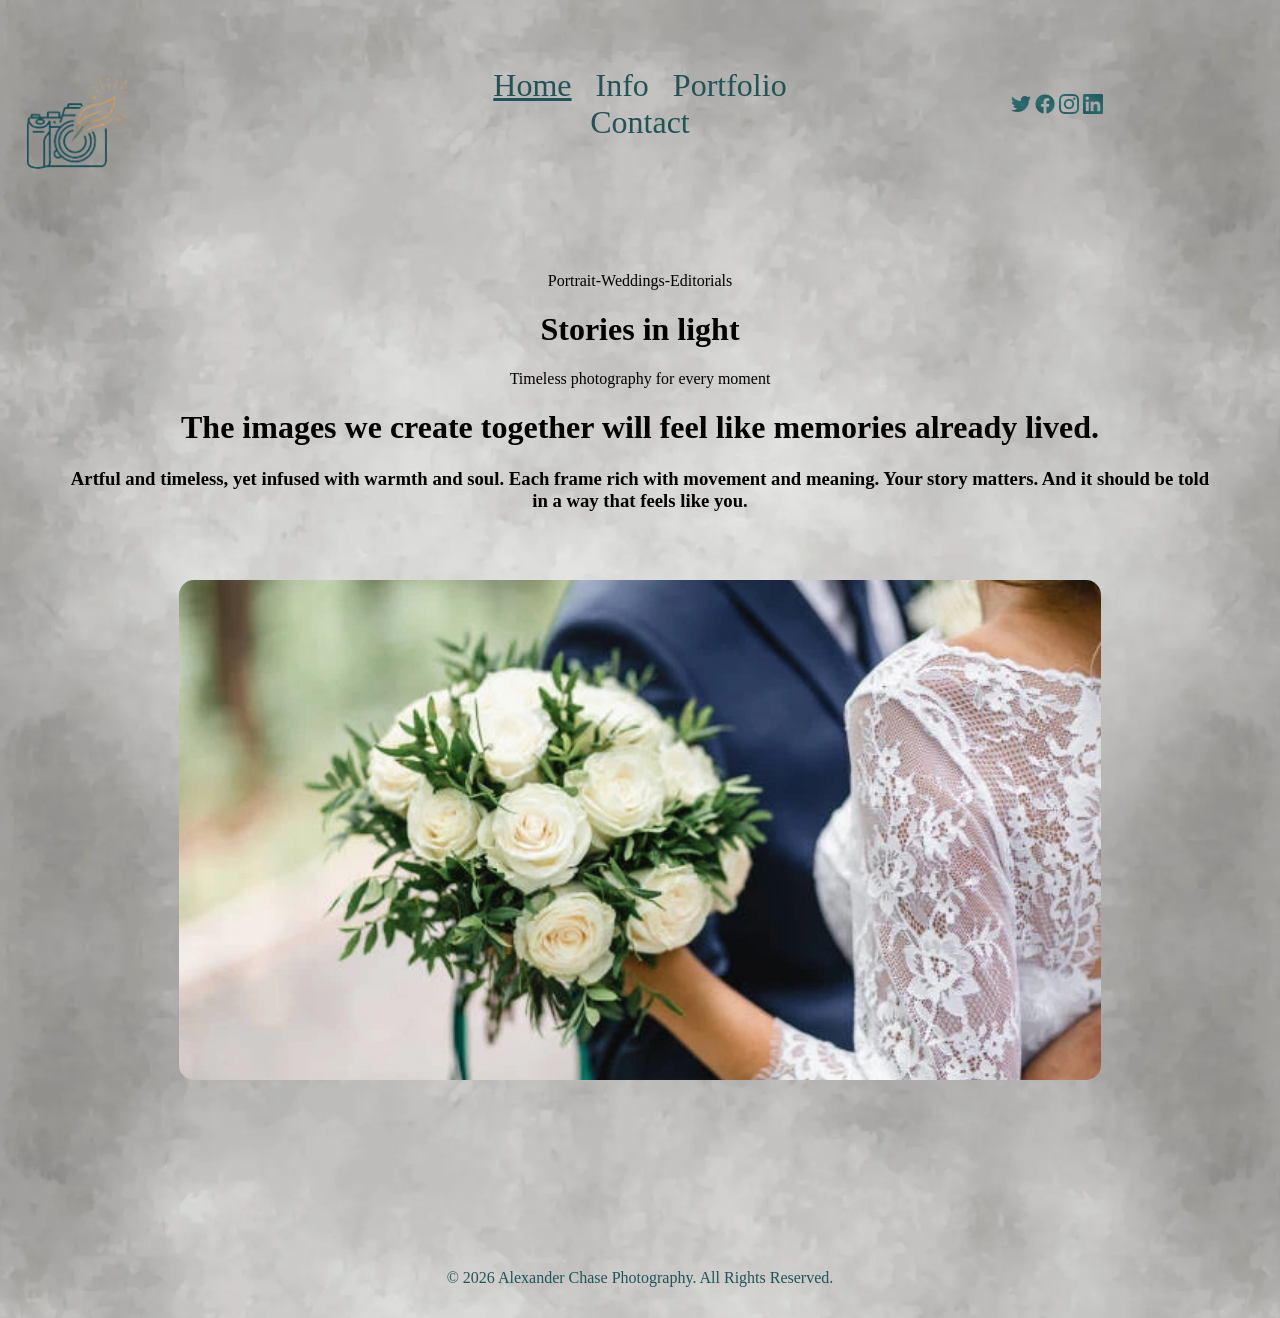
<file: index.html>
<!DOCTYPE html>
<html lang="en">

<head>
    <meta charset="UTF-8">
    <meta name="viewport" content="width=device-width, initial-scale=1.0">
    <title>Homepage</title>
    <link rel="Stylesheet" href="Styles.css">
    <link rel="stylesheet" href="nav.css">
    <link rel="icon" type="image/webp" href="images/fav/favicon.webp">
</head>

<body id="main">
    <header >
        <div>
            <a href="index.html"><img src="images/logo.webp" alt="Page Logo, Camera Showing"></a>
        </div>
        <nav >
            <a class="navigation" href="index.html" id="selectedSite">Home</a>
            <a class="navigation" href="Info.html">Info</a>
            <a class="navigation" href="Portfolio.html">Portfolio</a>
            <a class="navigation" href="Contact.html">Contact</a>
        </nav>
        <nav>
            <a class="twitter-mask" href="https://www.twitter.com"></a>
            <a class="facebook-mask" href="https://www.Facebook.com"></a>
            <a class="instagram-mask" href="https://www.instagram.com"></a>
            <a class="linkedin-mask" href="https://www.linkedin.com"></a>
        </nav>
        
    </header>

    <main> 
        <div class="eyebrow">
                 Portrait-Weddings-Editorials
                </div>
                <h1>Stories in light</h1>
                <p>Timeless photography for every moment</p>
        <h1>The images we create together will feel like memories already lived.</h1>


<h3>Artful and timeless, yet infused with warmth and soul. Each frame rich with movement and meaning.



Your story matters. And it should be told in a way that feels like you.</h3>
 <img id="slide" src="images/header.webp">

    <script>
        let images = [
            "images/slide1.webp",
            "images/slide2.webp",
            "images/slide3.webp",
            "images/slide4.webp",
            "images/header.webp",
            "images/Landscape/Landscape7.webp"
        ];

        let i = 0;

        setInterval(function() {
            i++;

            if (i >= images.length) {
                i = 0;
            }

            document.getElementById("slide").src = images[i];

        }, 3000);
    </script>


                
    </main>
    <footer>
        <P></P>
        <p>&copy; 2026 Alexander Chase Photography. All Rights Reserved.</p>
    </footer>
   
</body>

</html>
</file>
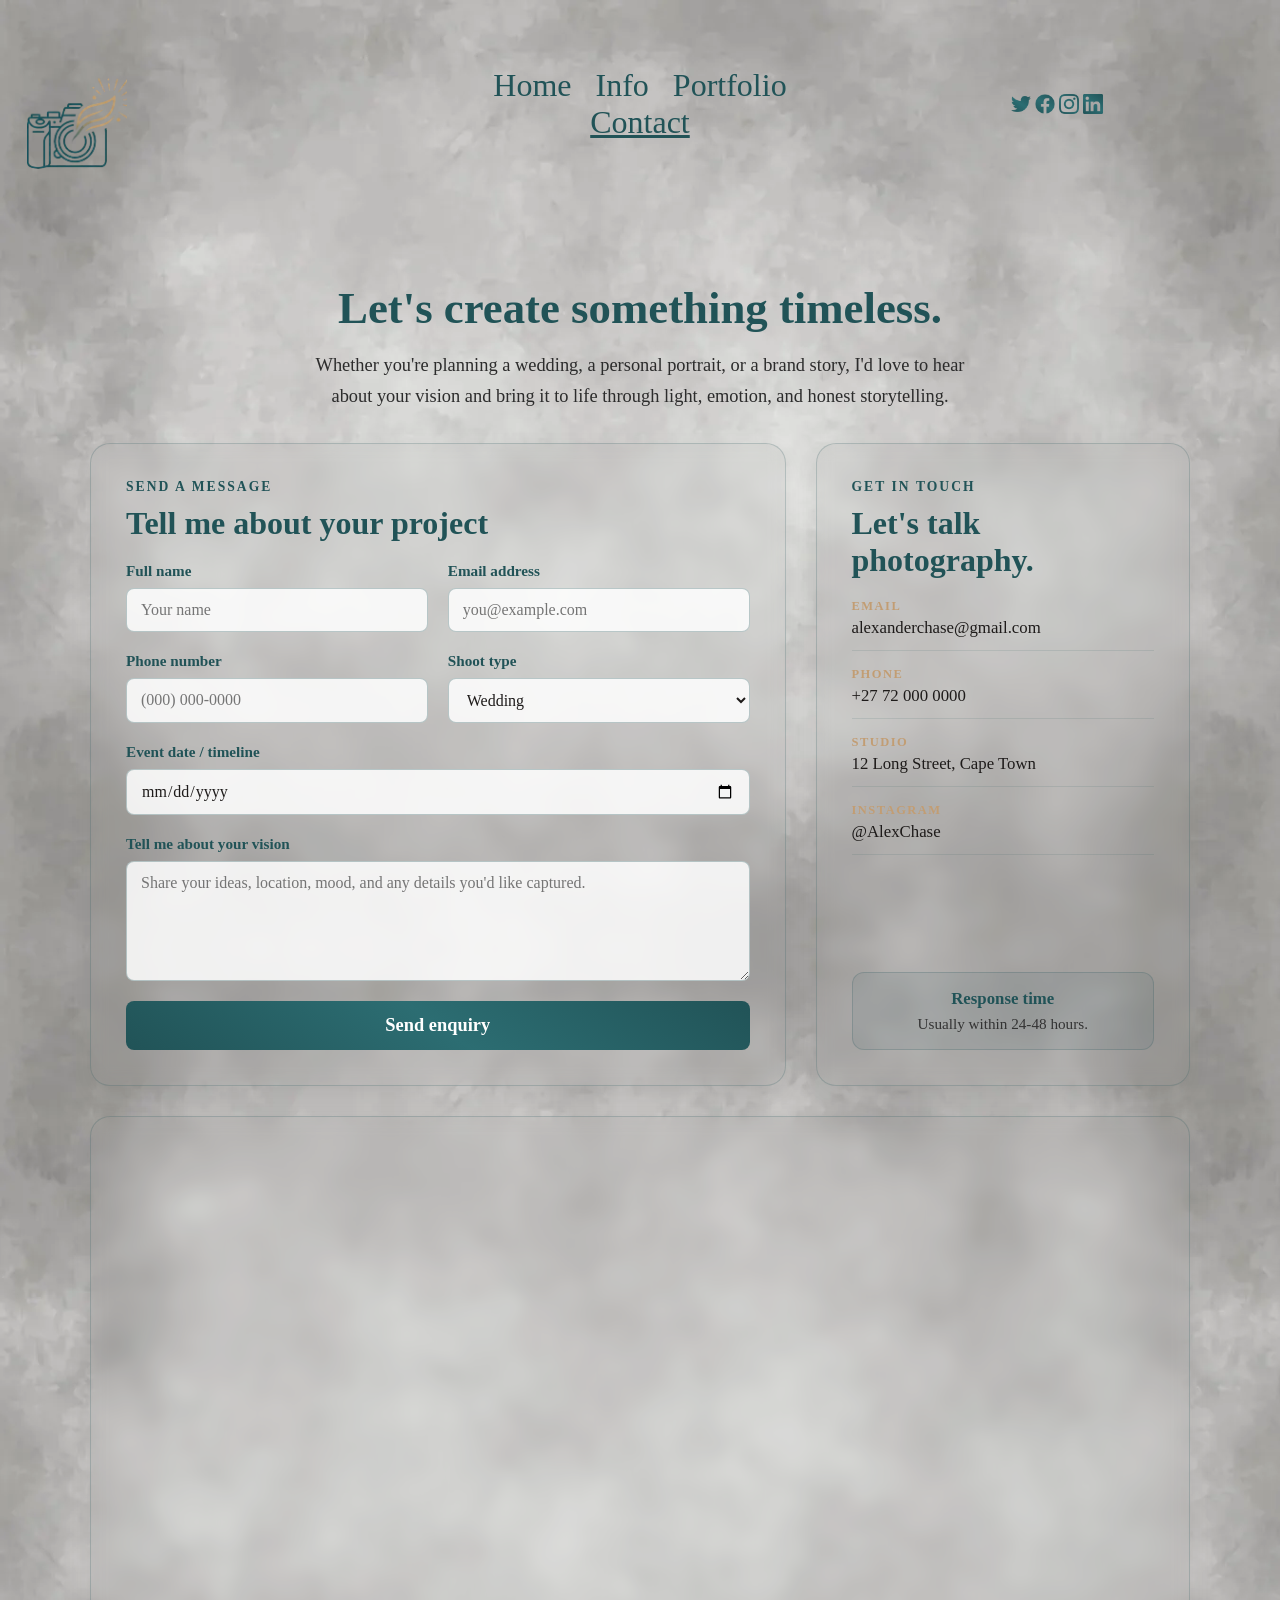
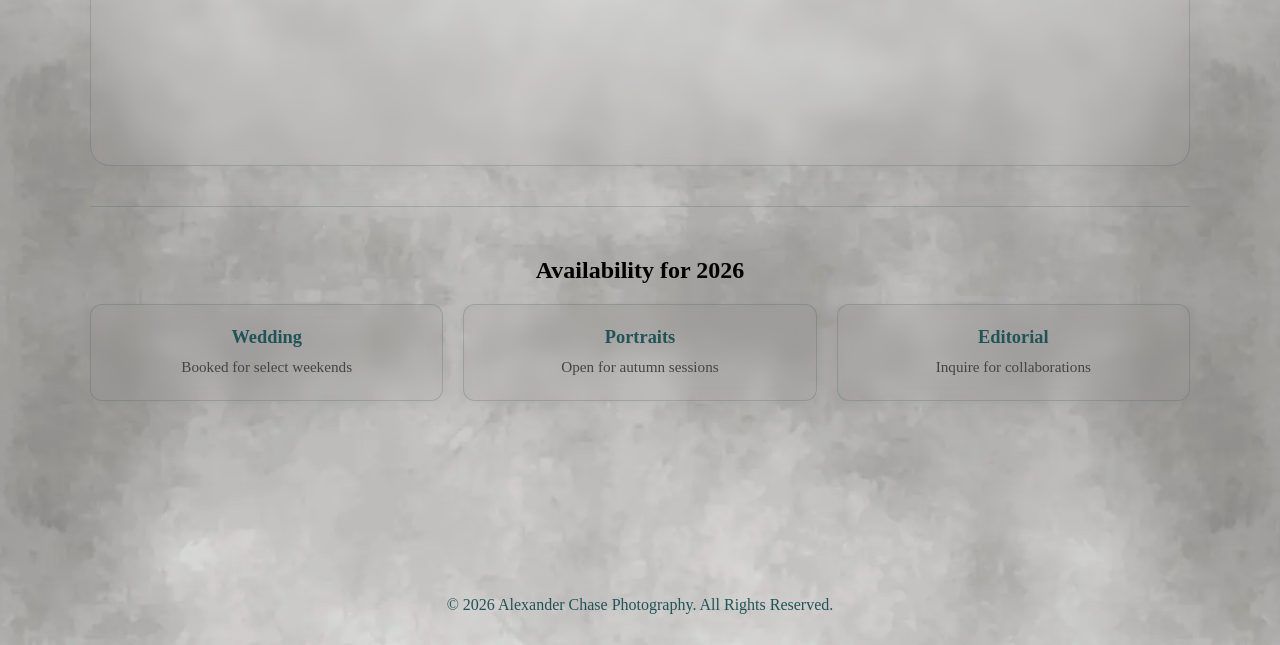
<file: Contact.html>
<!DOCTYPE html>
<html lang="en">

<head>
    <meta charset="UTF-8">
    <meta name="viewport" content="width=device-width, initial-scale=1.0">
    <title>Contact</title>
    <link rel="stylesheet" href="Styles.css">
    <link rel="stylesheet" href="nav.css">
    <link rel="stylesheet" href="Contact.css">
    <link rel="icon" type="image/webp" href="images/fav/favicon.webp">
</head>

<body class="contact-page">
    <header>
        <div>
            <a href="index.html"><img src="images/logo.webp" alt="Page Logo, Camera Showing"></a>
        </div>
        <nav>
            <a class="navigation" href="index.html">Home</a>
            <a class="navigation" href="Info.html">Info</a>
            <a class="navigation" href="Portfolio.html">Portfolio</a>
            <a class="navigation" href="Contact.html" id="selectedSite">Contact</a>
        </nav>
        <nav>
            <a class="twitter-mask" href="https://www.twitter.com"></a>
            <a class="facebook-mask" href="https://www.Facebook.com"></a>
            <a class="instagram-mask" href="https://www.instagram.com"></a>
            <a class="linkedin-mask" href="https://www.linkedin.com"></a>
        </nav>
    </header>

    <main>
        <section class="hero contact-hero">
            <div class="hero-copy">
                <h1>Let's create something timeless.</h1>
                <p class="lead">
                    Whether you're planning a wedding, a personal portrait, or a brand
                    story, I'd love to hear about your vision and bring it to life
                    through light, emotion, and honest storytelling.
                </p>
            </div>
        </section>

        <section class="contact-layout" id="contact">
            <div class="contact-card form-card">
                <p class="section-tag">Send a message</p>
                <h2>Tell me about your project</h2>

                <form class="contact-form">
                    <div class="form-row">
                        <label>
                            Full name
                            <input type="text" name="name" placeholder="Your name"
                                pattern="^[A-Za-zÀ-ÿ]+(?: [A-Za-zÀ-ÿ]+)+$"
                                title="Please enter your first and last name separated by a space." required />
                        </label>
                        <label>
                            Email address
                            <input type="email" name="email" placeholder="you@example.com" required />
                        </label>
                    </div>

                    <div class="form-row">
                        <label>
                            Phone number
                            <input type="tel" name="phone" placeholder="(000) 000-0000"
                                pattern="[0-9]{3}-[0-9]{3}-[0-9]{4}" required />
                        </label>
                        <label>
                            Shoot type
                            <select name="shoot-type" required>
                                <option>Wedding</option>
                                <option>Portrait</option>
                                <option>Editorial</option>
                                <option>Commercial</option>
                                <option>Other</option>
                            </select>
                        </label>
                    </div>

                    <label>
                        Event date / timeline
                        <input type="date" name="date" placeholder="Month / Year" required />
                    </label>

                    <label>
                        Tell me about your vision
                        <textarea name="message" rows="5"
                            placeholder="Share your ideas, location, mood, and any details you'd like captured."></textarea>
                    </label>

                    <button type="submit">
                        Send enquiry
                    </button>
                </form>
            </div>

            <aside class="contact-card info-card">
                <p class="section-tag">Get in touch</p>
                <h2>Let's talk photography.</h2>

                <ul class="contact-list">
                    <li>
                        <span class="label">Email</span>
                        <a href="mailto:alexanderchase@gmail.com">alexanderchase@gmail.com</a>
                    </li>
                    <li>
                        <span class="label">Phone</span>
                        <a href="tel:+27720000000">+27 72 000 0000</a>
                    </li>
                    <li>
                        <span class="label">Studio</span>
                        <span>12 Long Street, Cape Town</span>
                    </li>
                    <li>
                        <span class="label">Instagram</span>
                        <a href="https://www.instagram.com" target="_blank" rel="noopener noreferrer">@AlexChase</a>
                    </li>
                </ul>

                <div class="hours-box">
                    <h3>Response time</h3>
                    <p>Usually within 24-48 hours.</p>
                </div>
            </aside>
        <!--Below be the google maps thing sir wanted using the address you entered-->
        <section class="contact-card map-card">
            <iframe
                src="https://www.google.com/maps/embed?pb=!1m18!1m12!1m3!1d311.58886344250203!2d18.422083634463146!3d-33.91948150829826!2m3!1f0!2f0!3f0!3m2!1i1024!2i768!4f13.1!3m3!1m2!1s0x1dcc676136e4ada5%3A0xc2fc7599e0eb8fa3!2s12%20Long%20St%2C%20Cape%20Town%20City%20Centre%2C%20Cape%20Town%2C%208000!5e1!3m2!1sen!2sza!4v1787165895236!5m2!1sen!2sza"
            width="100%" height="450" allowfullscreen="" loading="lazy"
                referrerpolicy="strict-origin-when-cross-origin"></iframe>
        </section>
        </section>

        <section class="availability">
            <div>
                <h2>Availability for 2026</h2>
            </div>

            <div class="availability-grid">
                <div>
                    <strong>Wedding</strong>
                    <span>Booked for select weekends</span>
                </div>
                <div>
                    <strong>Portraits</strong>
                    <span>Open for autumn sessions</span>
                </div>
                <div>
                    <strong>Editorial</strong>
                    <span>Inquire for collaborations</span>
                </div>
            </div>
        </section>
    </main>

    <footer>
        <p></p>
        <p>&copy; 2026 Alexander Chase Photography. All Rights Reserved.</p>
    </footer>
</body>

</html>
</file>
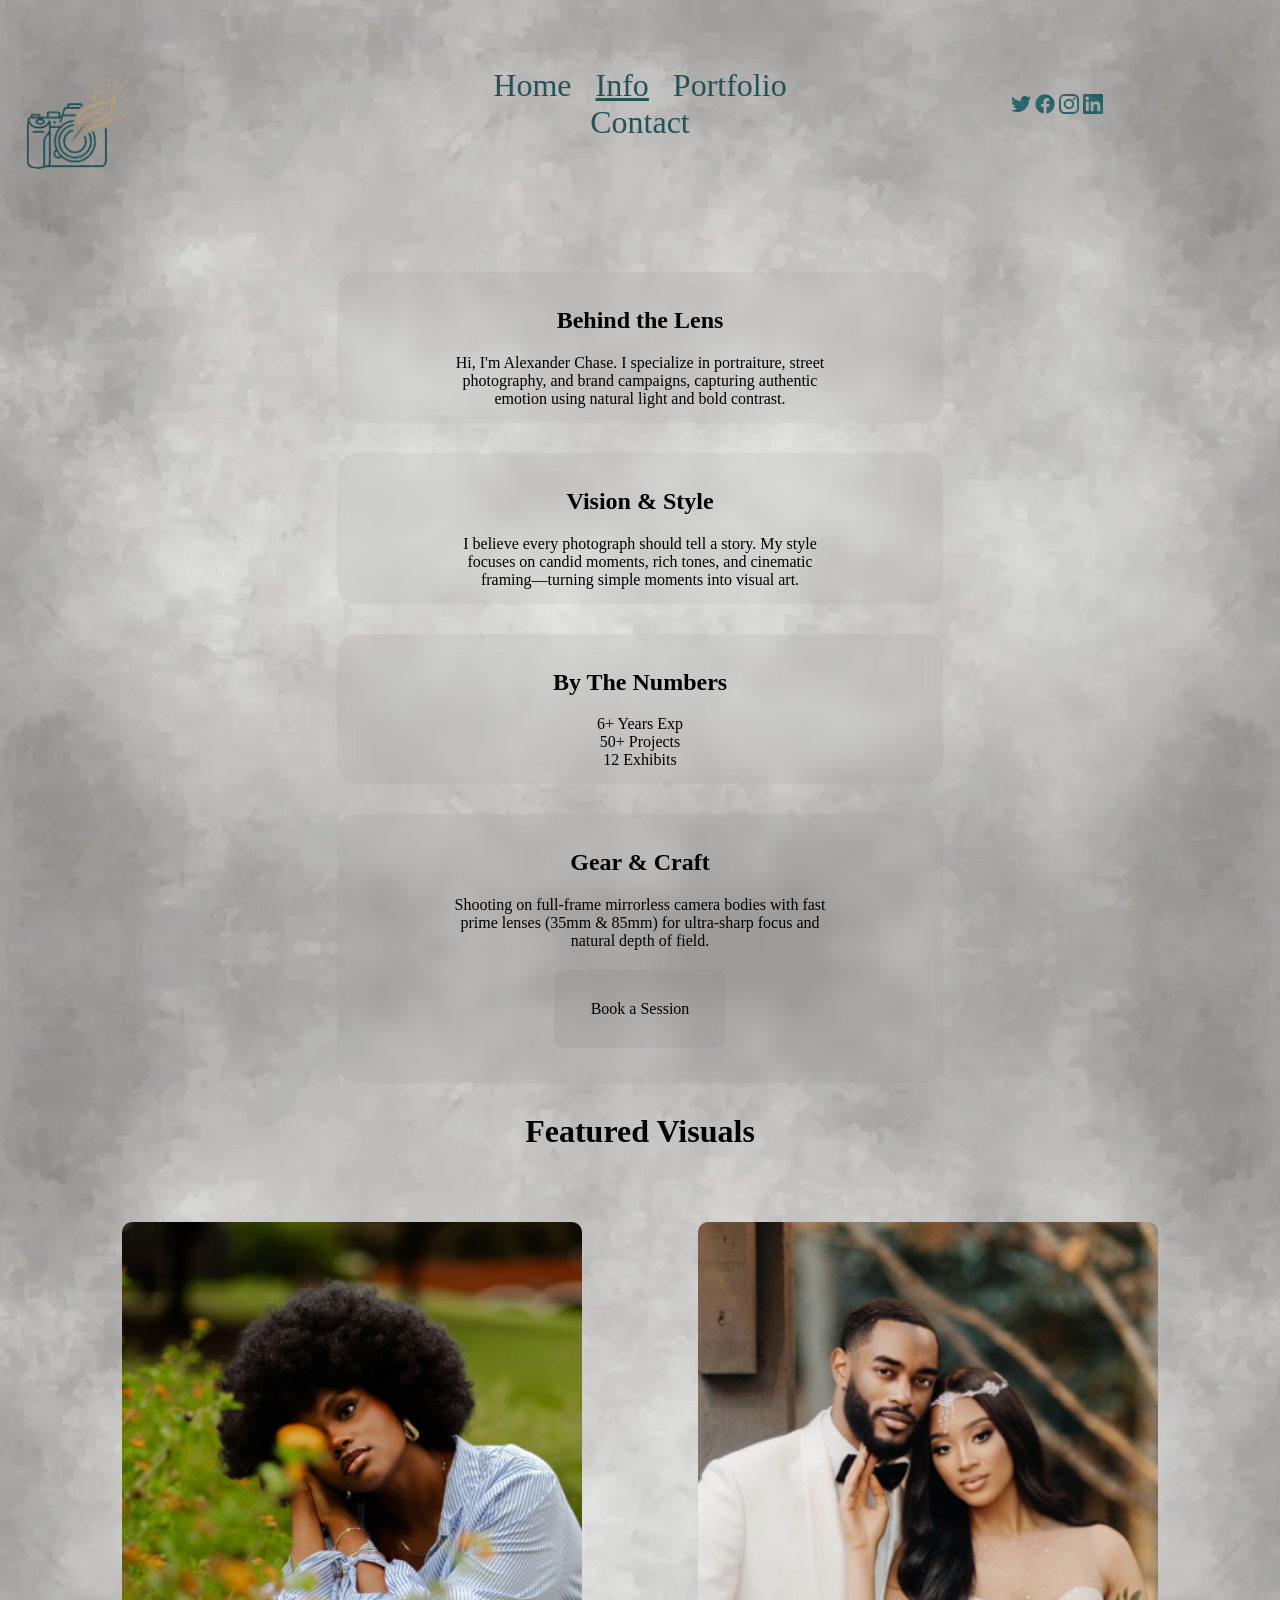
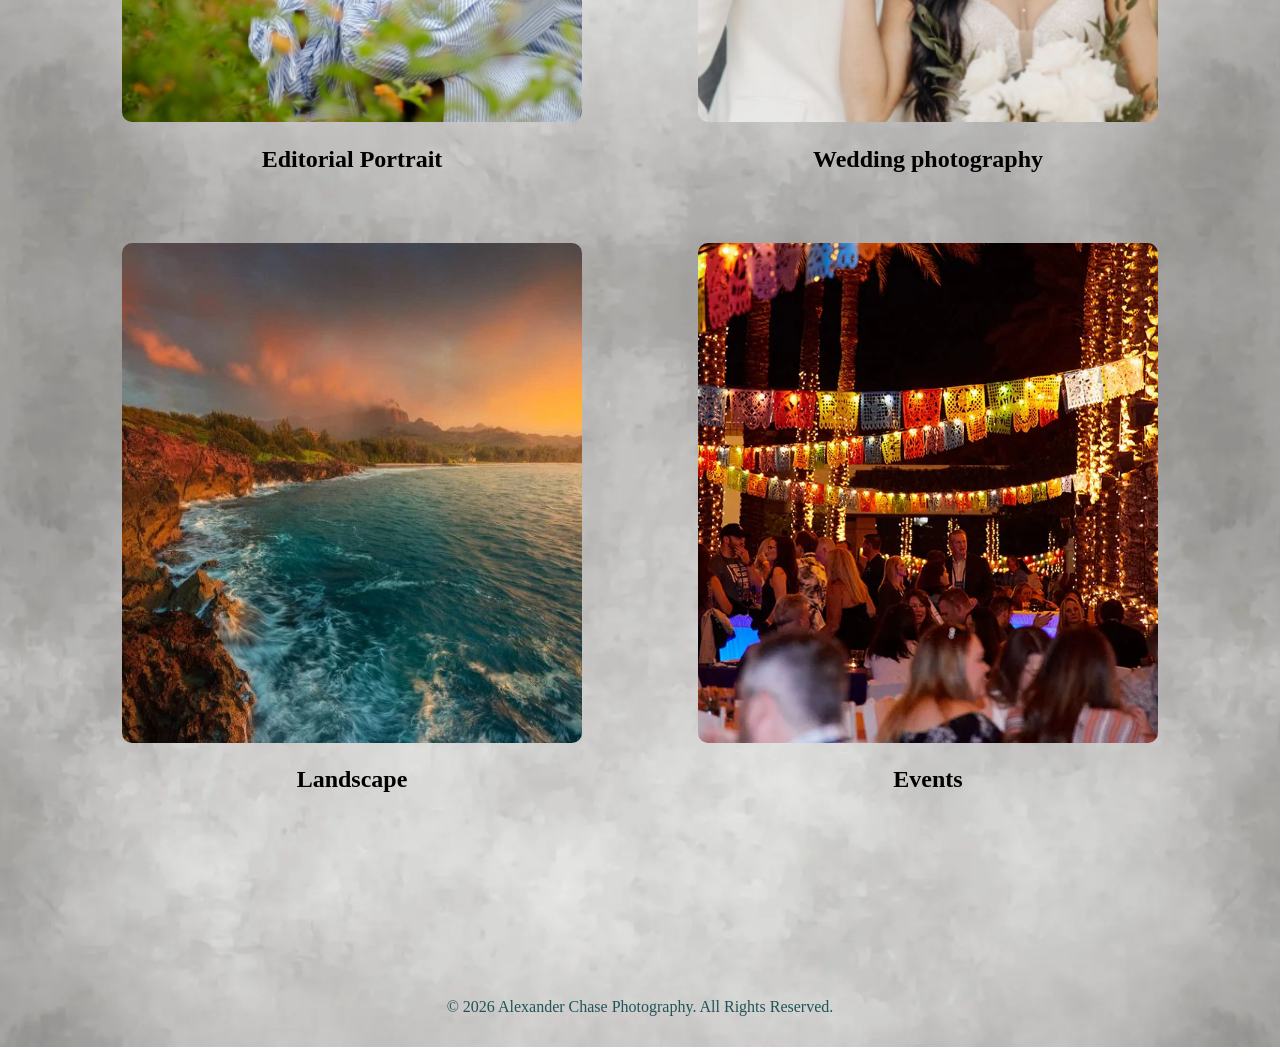
<file: Info.html>
<!DOCTYPE html>
<html lang="en">

<head>
  <meta charset="UTF-8">
  <meta name="viewport" content="width=device-width, initial-scale=1.0">
  <title>Info Page</title>
  <link rel="stylesheet" href="Styles.css">
  <link rel="stylesheet" href="nav.css">
  <link rel="icon" type="image/webp" href="images/fav/favicon.webp">
  <style>
    article {
      margin: auto;
      margin-bottom: 30px;
      padding: 15px;
      width: 50%;
      background-color: rgba(128, 128, 128, 0.096);
      backdrop-filter: blur(8px);
      border-radius: 20px;
    }

    a {
      text-decoration: none;
    }

    .contact-button {
      margin: auto;
      margin-top: 20px;
      margin-bottom: 20px;
      background-color: rgba(128, 128, 128, 0.178);
      color: black;
      border-radius: 10px;
      padding-top: 30px;
      padding-bottom: 30px;
      width: 30%;
      transition: color 0.5s ease,box-shadow 0.5s ease;
    }

    .contact-button:hover {
      color: gray;
      box-shadow: 1px 1px 10px;
      transition: color 0.5s ease,box-shadow 0.5s ease;
    }

    img:hover {
      transform: scale(1.05);
      box-shadow: 20px 20px 20px 15px rgba(0, 0, 0, 0.2);
      transition: all 1s ease;

    }
    
    /* Responsive Design for mobile /smaller screens */
    @media screen and (max-width: 900px) {
     .featured {
      display:block;  /* Stack the images vertically on small screens */
    }
  
  .featured img {
    width: 100%;  
    margin-bottom: 16px; /* Add some space between images */
  }
}


    
  </style>
</head>

<body>

  <header>
    <div>
      <a href="index.html"><img src="images/logo.webp" alt="Page Logo, Camera Showing"></a>
    </div>
    <nav>
      <a class="navigation" href="index.html">Home</a>
      <a class="navigation" href="Info.html" id="selectedSite">Info</a>
      <a class="navigation" href="Portfolio.html">Portfolio</a>
      <a class="navigation" href="Contact.html">Contact</a>
    </nav>
    <nav>
      <a href="https://www.twitter.com" class="twitter-mask"></a>
      <a href="https://www.Facebook.com" class="facebook-mask"></a>
      <a href="https://www.instagram.com" class="instagram-mask"></a>
      <a href="https://www.linkedin.com" class="linkedin-mask"></a>
    </nav>
  </header>

  <!-- MAIN CONTENT -->
  <main>

    <!-- Bio Banner -->
    <article>
      <h1>Behind the Lens</h1>
      <p>Hi, I'm Alexander Chase. I specialize in portraiture, street photography, and brand campaigns,
        capturing
        authentic emotion using natural light and bold contrast.</p>
    </article>
    <!-- Vision -->
    <article>
      <h1>Vision & Style</h1>
      <p>I believe every photograph should tell a story. My style focuses on candid moments, rich tones, and cinematic
        framing—turning simple moments into visual art.</p>
    </article>

    <!-- Stats Grid -->
    <article>
      <h1>By The Numbers</h1>
      <div>
        <div>
          <span>6+</span>
          <span>Years Exp</span>
        </div>
        <div>
          <span>50+</span>
          <span>Projects</span>
        </div>
        <div>
          <span>12</span>
          <span>Exhibits</span>
        </div>
      </div>
    </article>

    <!-- Gear & Contact CTA -->
    <article>
      <h1>Gear & Craft</h1>
      <p>Shooting on full-frame mirrorless camera bodies with fast prime lenses (35mm & 85mm) for ultra-sharp focus
        and natural depth of field.</p>
      <a href="Contact.html">
        <div class="contact-button">
          Book a Session
        </div>
      </a>
    </article>

    <h1>Featured Visuals</h1>
    <!-- 
      =================
      Mini Gallery Grid
      =================
       -->
    <div class="display featured">

      <section>
        <img src="images/Editorial Portrait.webp" alt="Editorial Portrait">
        <h2>Editorial Portrait</h2>
      </section>

      <section>
        <img src="images/wedding.webp" alt="Wedding Photography">
        <h2>Wedding photography</h2>
      </section>

      <section>
        <img src="images/LandscapePic.webp" alt="Brand Campaign" height="250" width="auto">
        <h2>Landscape</h2>
      </section>

      <section>
        <img src="images/EventsPic.webp" alt="Street Photography" height="250">
        <h2>Events</h2>
      </section>

    </div>
  </main>

  <footer>
    <p></p>
    <p>&copy; 2026 Alexander Chase Photography. All Rights Reserved.</p>
  </footer>

</body>

</html>
</file>
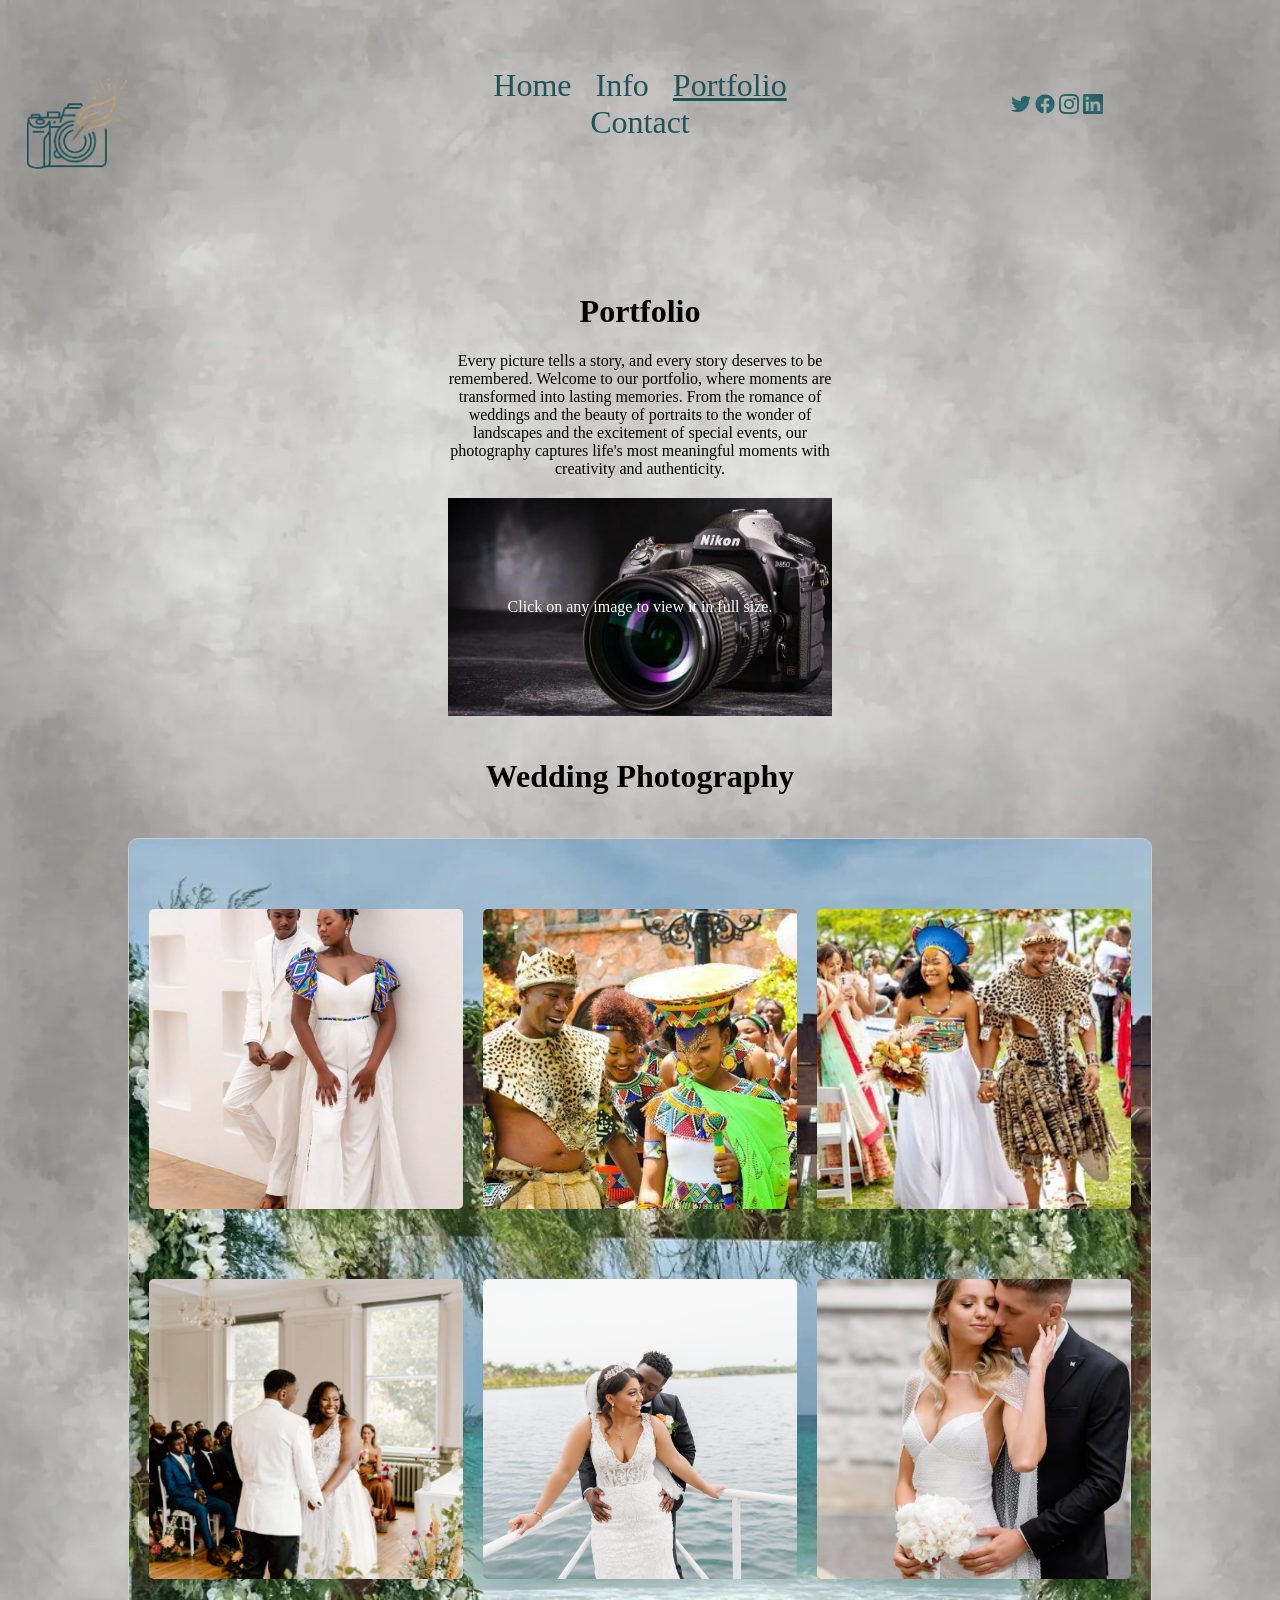
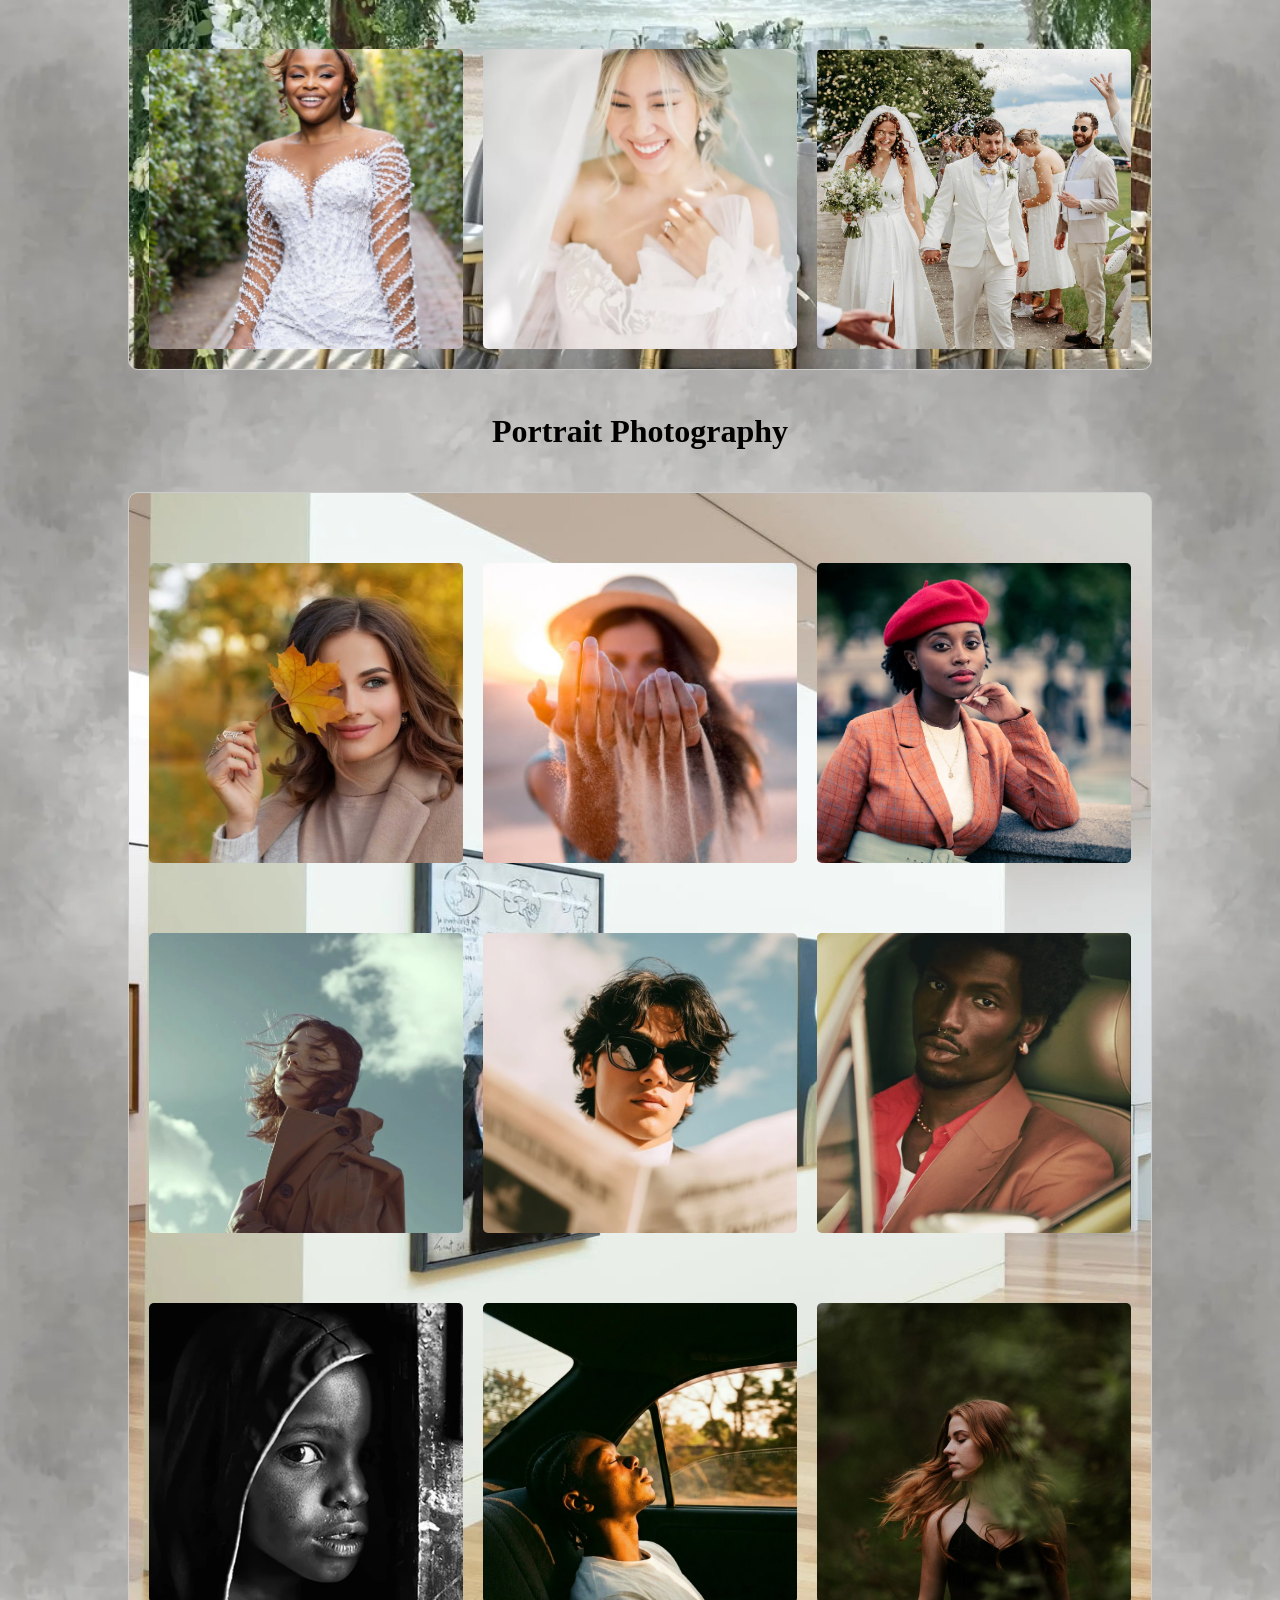
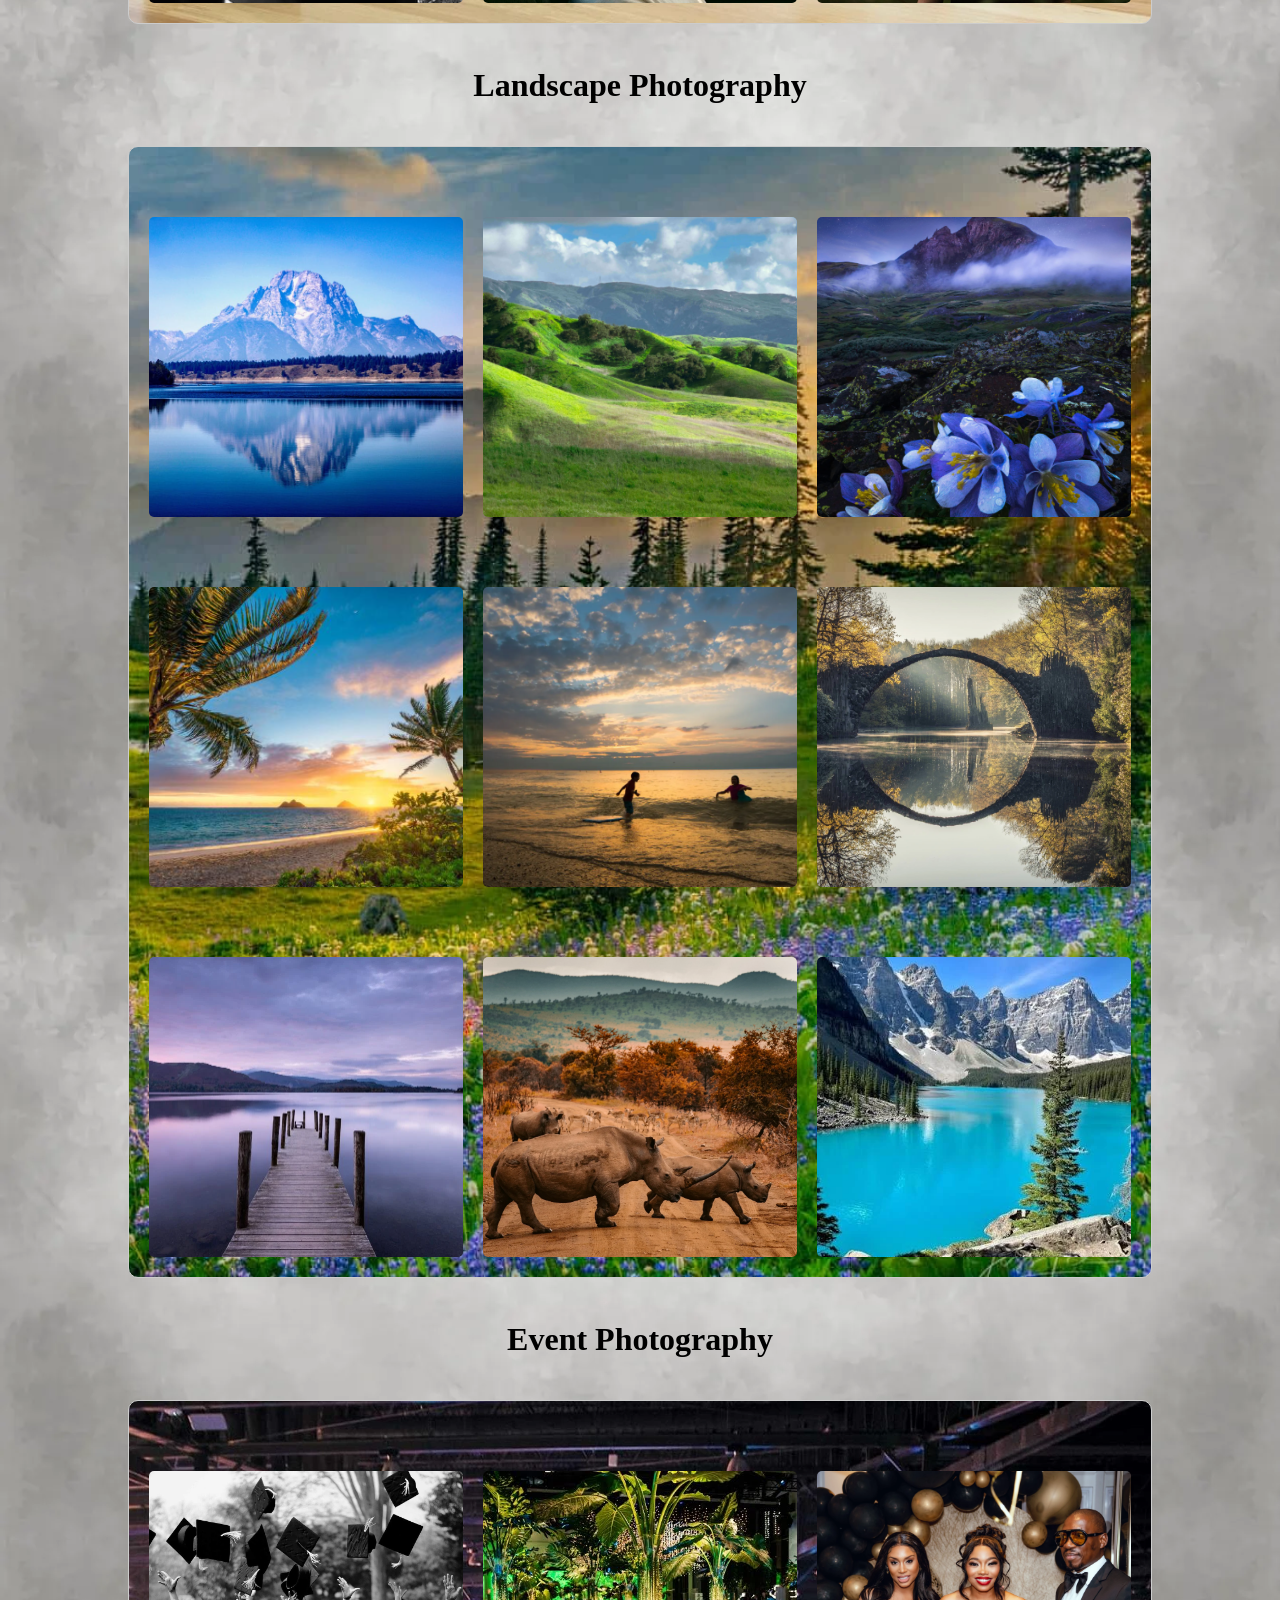
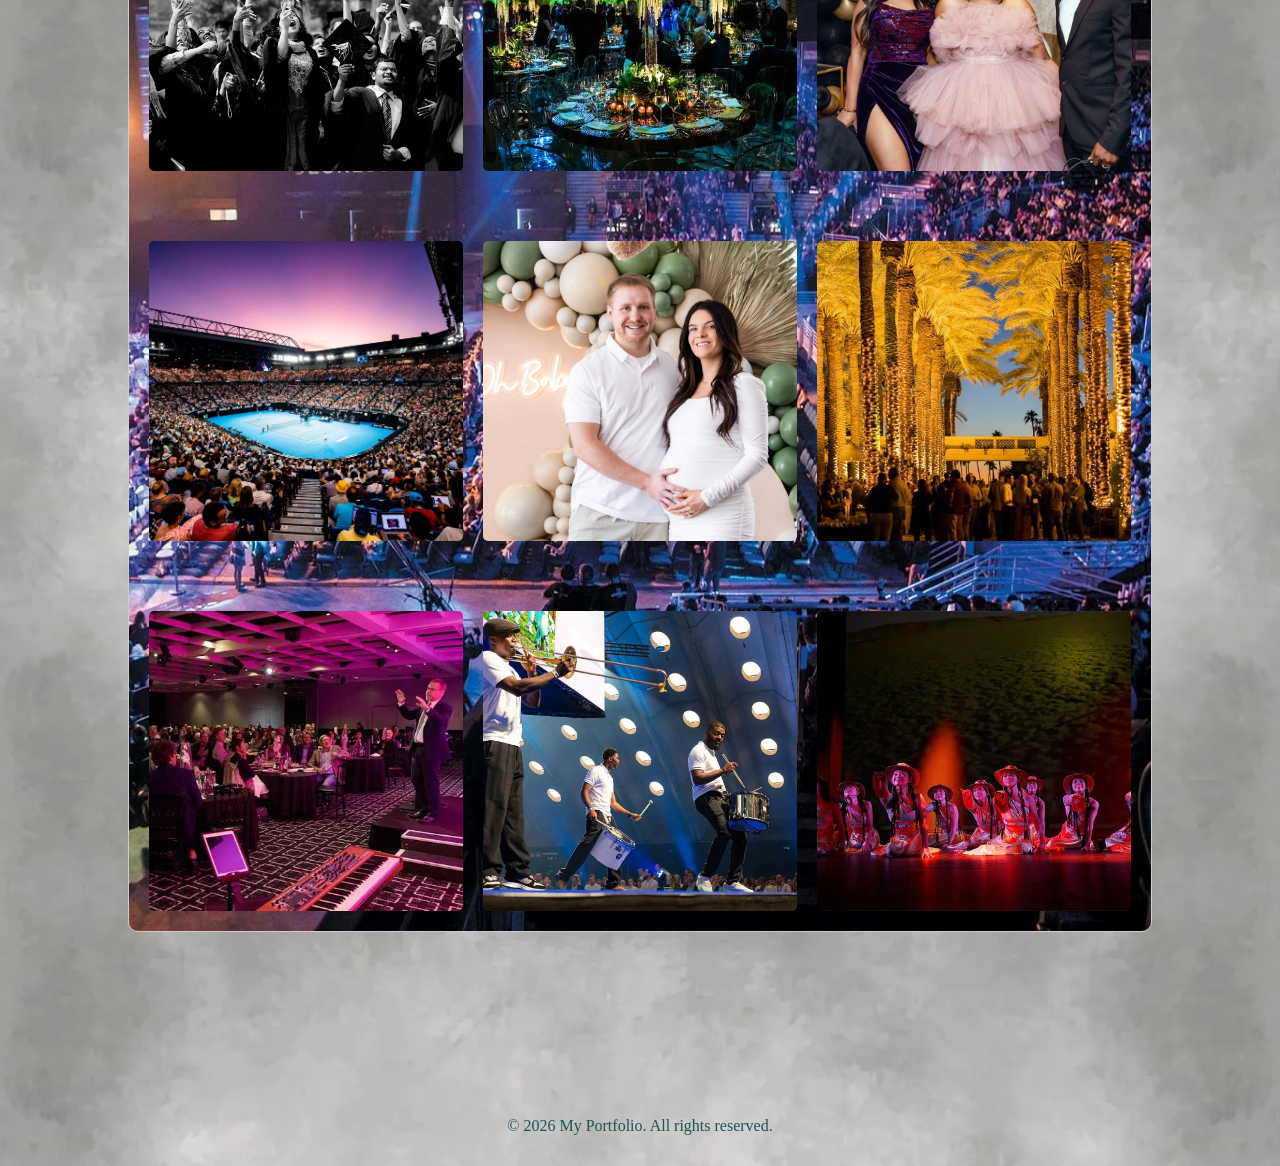
<file: Portfolio.html>
<!DOCTYPE html>
<html lang="en">

<head>
    <meta charset="UTF-8">
    <meta name="viewport" content="width=device-width, initial-scale=1.0">
    <title>Portfolio</title>
    <link rel="Stylesheet" href="Styles.css">
    <link rel="stylesheet" href="nav.css">
    <style>
        .wedding,
        .portraits,
        .landscape,
        .event {
            display: grid;
            grid-template-columns: repeat(auto-fit, minmax(300px, 1fr));
            gap: 20px;
            border: 1px solid #ccc;
            padding: 20px;
            border-radius: 10px;
            background-size: cover;
        }

        .wedding {
            background-image: url(images/Wedding/WedBackDrop.webp);
        }

        .portraits {
            background-image: url(images/Portait/Portrait_Backdrop.webp);
        }

        .landscape {
            background-image: url(images/Landscape/LandscapeBackdrop.webp);
        }

        .event {
            background-image: url(images/Events/EventBackdrop.webp);
        }

        .wedding img,
        .portraits img,
        .landscape img,
        .event img {
            width: 100%;
            height: 300px;
            object-fit: cover;
            transition: transform 0.5s ease, box-shadow 0.3s ease;
            cursor: pointer;
            border-radius: 5px;
        }

        .wedding img:hover,
        .portraits img:hover,
        .landscape img:hover,
        .event img:hover {
            transform: scale(1.05) translateY(-10px);
            box-shadow: 0 10px 25px rgba(0, 0, 0, 0.2);
        }

        /* Lightbox Styles */
        #lightbox {
            display: none;
            position: fixed;
            top: 0;
            left: 0;
            width: 100%;
            height: 100%;
            background: rgba(0, 0, 0, 0.9);
            justify-content: center;
            align-items: center;
            z-index: 9999;
        }

        #lightbox img {
            max-width: 90%;
            max-height: 90%;
        }

        .view-note {
            background-image: url(images/CamPreview.webp);
            padding-bottom: 100px;
            padding-top: 100px;
            background-size: cover;
            color: white;
            margin-top: 20px;
        }
/* ========================= */
/* Tablet View */
/* ========================= */

@media screen and (max-width: 768px)
{
    .wedding,
    .portraits,
    .landscape,
    .event
    {
        grid-template-columns: repeat(2, 1fr);
    }

    main p
    {
        max-width: 80%;
    }
}

/* ========================= */
/* Mobile View */
/* ========================= */

@media screen and (max-width: 480px)
{
    .wedding,
    .portraits,
    .landscape,
    .event
    {
        grid-template-columns: 1fr;
        padding: 10px;
    }

    .wedding img,
    .portraits img,
    .landscape img,
    .event img
    {
        height: 220px;
    }

    h1
    {
        font-size: 1.8rem;
    }

    h4
    {
        font-size: 1.5rem;
    }

    main p { /*Allows for bigger paragraph view on small screens*/
    width: 90%;
    max-width: 700px;
    margin: auto;
}
}

</style>
    </style>
    <link rel="icon" type="image/webp" href="images/fav/favicon.webp">
</head>

<body>
    <header>
        <div>
            <a href="index.html"><img src="images/logo.webp" alt="Page Logo, Camera Showing"></a>
        </div>
        <nav>
            <a class="navigation" href="index.html">Home</a>
            <a class="navigation" href="Info.html">Info</a>
            <a class="navigation" href="Portfolio.html" id="selectedSite">Portfolio</a>
            <a class="navigation" href="Contact.html">Contact</a>
        </nav>
        <nav>
            <a href="https://www.twitter.com" class="twitter-mask"></a>
            <a href="https://www.Facebook.com" class="facebook-mask"></a>
            <a href="https://www.instagram.com" class="instagram-mask"></a>
            <a href="https://www.linkedin.com" class="linkedin-mask"></a>
        </nav>
    </header>
    <main>
        <h1>Portfolio</h1>
        <p>Every picture tells a story, and every story deserves to be remembered. Welcome to our portfolio, where
            moments are transformed into lasting memories. From the romance of weddings and the beauty of portraits to
            the wonder of landscapes and the excitement of special events, our photography captures life's most
            meaningful moments with creativity and authenticity.</p>
        <p class="view-note">Click on any image to view it in full size.</p>
        <h4>Wedding Photography</h4>
        <article class="wedding">
            <img src="images/Wedding/Wed1.webp">
            <img src="images/Wedding/Wed2.webp">
            <img src="images/Wedding/Wed3.webp">
            <img src="images/Wedding/Wed4.webp">
            <img src="images/Wedding/Wed5.webp">
            <img src="images/Wedding/Wed6.webp">
            <img src="images/Wedding/Wed7.webp">
            <img src="images/Wedding/Wed8.webp">
            <img src="images/Wedding/Wed9.webp">
        </article>
        <h4>Portrait Photography</h4>
        <article class="portraits">
            <img src="images/Portait/Portrait1.webp">
            <img src="images/Portait/Portrait2.webp">
            <img src="images/Portait/Street_Portrait.webp">
            <img src="images/Portait/Portrait3.webp">
            <img src="images/Portait/Portrait4.webp">
            <img src="images/Portait/Portrait5.webp">
            <img src="images/Portait/Portrait8.webp">
            <img src="images/Portait/Portrait6.webp">
            <img src="images/Portait/Portrait7.webp">
        </article>
        <h4>Landscape Photography</h4>
        <article class="landscape">
            <img src="images/Landscape/Landscape1.webp">
            <img src="images/Landscape/Landscape2.webp">
            <img src="images/Landscape/Landscape3.webp">
            <img src="images/Landscape/Landscape4.webp">
            <img src="images/Landscape/Landscape5.webp">
            <img src="images/Landscape/Landscape6.webp">
            <img src="images/Landscape/Landscape7.webp">
            <img src="images/Landscape/Landscape9.webp">
            <img src="images/Landscape/Landscape8.webp">

        </article>
        <h4>Event Photography</h4>
        <article class="event">
            <img src="images/Events/Event1.webp">
            <img src="images/Events/Event2.webp">
            <img src="images/Events/Event3.webp">
            <img src="images/Events/Event5.webp">
            <img src="images/Events/Event6.webp">
            <img src="images/Events/Outdoor-event.webp">
            <img src="images/Events/Event7.webp">
            <img src="images/Events/Event8.webp">
            <img src="images/Events/Event9.webp">

        </article>
    </main>
    <div id="lightbox" onclick="closeImage()">
        <img id="lightbox-img">
    </div>
    <footer>
        <p></p>
        <p>&copy; 2026 My Portfolio. All rights reserved.</p>
    </footer>

    <script>
        // Updated selector to match your new HTML structure
        const images = document.querySelectorAll('article img');

        images.forEach(function (image) {
            image.addEventListener('click', function () {
                document.getElementById('lightbox').style.display = 'flex';
                document.getElementById('lightbox-img').src = this.src;
            });
        });

        function closeImage() {
            document.getElementById('lightbox').style.display = 'none';
        }
    </script>
</body>

</html>
</file>
<file: Styles.css>
body {
    margin: 0%;
    min-height: 100dvh;
    display: grid;
    grid-template-rows: auto 1fr auto;
    text-align: center;
    background-color: lightgray; /*thought it would make when it loads in look prettier*/
    background-image: url(images/test1.webp);
    background-size: contain;
}

/*
Pallet from the logo:
rgb(33, 83, 87) //cyan colour
rgb(194, 157, 115) //yellow colour
*/

main {
    min-width: 80dvw;
    max-width: 90dvw;
    margin: auto;
    margin-top: 5%;
    margin-bottom: 5%;
    padding-bottom: 10dvh;
    font-family: 'Times New Roman', Times, serif;

}

main p {
    max-width: 30dvw;
    margin: auto;
}

header,
footer {
    padding: 15px 15px;
    justify-content: space-between;
    display: grid;
    grid-template-columns: 1fr 1fr 1fr;
    align-items: center;
    position: relative;
    text-align: center;
}

header {
    top: 0px;
}

footer {
    bottom: 0%;
    color: rgb(33, 83, 87);
}

header img {
    max-width: 124px;
    max-height: 124px;
}

header div {
    display: flex;
    align-items: center;
}

.display {
    display: grid;
    grid-template-columns: 1fr 1fr;
    grid-template-rows: 1fr 1fr
}

.display img {
    border-radius: 10px;
}

.container {
    padding: 2rem;
    margin: auto;
}

.slider-wrapper {
    position: relative;
    max-width: 48rem;
    margin: 0 auto;
    padding: 0px;
}

.slider {
    display: flex;
    aspect-ratio: 16/9;
    overflow-x: auto;
    scroll-behavior: smooth;
    box-shadow: 1 1.5rem 3rem -0.75rem hsla(0, 0%, 0%, 0.25);
    border-radius: 0.25rem;
}

.slider img {
    scroll-snap-align: start;
    object-fit: contain;
    scroll-behavior: smooth;
}

.slider-nav {
    display: flex;
    column-gap: 10%;
    position: absolute;
    bottom: 10%;
    left: 30%;
    right: 30%;
    z-index: 1;
    opacity: 0.75;
    width: auto;

}

.slider-nav a {
    width: 15%;
    height: 1rem;
    border-radius: 10%;
    background-color: white;
    transition: background-color 0.5s ease;
}

.slider-nav a:hover {
    background-color: black;
    transition: background-color 0.5s ease;
}

h4 {
    font-size: xx-large;
    font-weight: 1500;
}
img {
    width: 80%;
    height: 500px;
    object-fit: cover;
    margin-top: 50px;
    border-radius: 15px;
      transition: all 1s ease;
}
</file>
<file: nav.css>
/*
Pallet from the logo:
rgb(33, 83, 87) //cyan colour
rgb(194, 157, 115) //yellow colour
*/

.linkedin-mask {
    mask-image: url(images/Masks/LiMask.webp);
}

.instagram-mask {
    mask-image: url(images/Masks/IgMask.webp);
}

.facebook-mask {
    mask-image: url(images/Masks/FbMask.webp);
}

.twitter-mask {
    mask-image: url(images/Masks/TwMask.webp);
}

.linkedin-mask,
.instagram-mask,
.facebook-mask,
.twitter-mask {
    background-image: linear-gradient(35deg,rgb(33, 83, 87), rgb(44, 109, 114), rgb(33, 83, 87));
    margin: 0%;
    padding: 10px;
    transition: background-image 0.5s ease, padding 0.5s ease;
    mask-size: cover;
    display: inline-block;
    vertical-align: middle;
}

.linkedin-mask:hover,
.instagram-mask:hover,
.facebook-mask:hover,
.twitter-mask:hover  {
    background-image: linear-gradient(35deg,rgb(54, 134, 139), rgb(33, 83, 87), rgb(54, 134, 139));
    padding: 15px;
    transition: background-image 0.5s ease, padding 0.5s ease;
}

.navigation {
    text-decoration: none;
    color: rgb(33, 83, 87);
    margin: 10px;
    transition: padding 0.5s ease,margin 0.5s ease;
    font-size:xx-large;
}

.navigation:hover {
    color: rgb(194, 157, 115);
    text-shadow: 1px 1px 10px black;
    margin: 20px;
    transition: color 0.5s ease,margin 0.5s ease;
}

#selectedSite {
    text-decoration: underline;
}
</file>
<file: Contact.css>
.contact-page main {
    width: min(1100px, calc(100% - 2rem));
    min-width: 0;
    max-width: 1100px;
    box-sizing: border-box;
}

.contact-hero {
    margin-bottom: 20px;
}

.eyebrow,
.section-tag {
    margin: 0 0 10px;
    letter-spacing: 0.15em;
    text-transform: uppercase;
    font-size: 0.85rem;
    font-weight: bold;
    color: rgb(33, 83, 87);
}

.hero-copy h1 {
    font-size: 2.8rem;
    margin: 10px auto;
    color: rgb(33, 83, 87);
    font-family: 'Times New Roman', Times, serif;
}

.hero-copy .lead {
    max-width: 650px;
    width: 90%;
    margin: 16px auto 30px;
    font-size: 1.15rem;
    line-height: 1.7;
    color: #2c2c2c;
}

.contact-layout {
    display: grid;
    grid-template-columns: 1fr;
    gap: 30px;
    margin: 20px auto;
    width: 100%;
    max-width: 1100px;
    text-align: left;
}

.contact-card {
    background-color: rgba(128, 128, 128, 0.096);
    backdrop-filter: blur(8px);
    -webkit-backdrop-filter: blur(8px);
    border-radius: 20px;
    border: 1px solid rgba(33, 83, 87, 0.2);
    padding: 35px;
    box-shadow: 0 8px 24px rgba(0, 0, 0, 0.06);
    min-width: 0;
}

.map-card {
    grid-column: 1 / -1;
}

.map-card iframe {
    display: block;
    width: 100%;
    height: auto;
    min-height: 260px;
    aspect-ratio: 16 / 9;
    border: 0;
    border-radius: 10px;
}

.contact-card h2 {
    font-size: 2rem;
    margin-top: 0;
    margin-bottom: 20px;
    color: rgb(33, 83, 87);
    font-family: 'Times New Roman', Times, serif;
}

.contact-form {
    display: grid;
    gap: 20px;
}

.form-row {
    display: grid;
    grid-template-columns: 1fr;
    gap: 20px;
}

.contact-form label {
    display: grid;
    gap: 8px;
    font-size: 0.95rem;
    font-weight: bold;
    color: rgb(33, 83, 87);
    text-align: left;
}

.contact-form input,
.contact-form select,
.contact-form textarea {
    width: 100%;
    box-sizing: border-box;
    padding: 12px 14px;
    border-radius: 8px;
    border: 1px solid rgba(33, 83, 87, 0.3);
    background: rgba(255, 255, 255, 0.85);
    font-family: 'Times New Roman', Times, serif;
    font-size: 1rem;
    color: #1e1b1a;
    transition: border-color 0.3s ease, box-shadow 0.3s ease, background-color 0.3s ease;
}

.contact-form input:focus,
.contact-form select:focus,
.contact-form textarea:focus {
    outline: none;
    border-color: rgb(33, 83, 87);
    background: rgba(255, 255, 255, 1);
    box-shadow: 0 0 0 3px rgba(33, 83, 87, 0.2);
}

.contact-form textarea {
    resize: vertical;
    min-height: 120px;
}

button {
    width: 100%;
    padding: 14px;
    background: linear-gradient(35deg, rgb(33, 83, 87), rgb(44, 109, 114), rgb(33, 83, 87));
    color: white;
    border: none;
    border-radius: 8px;
    font-size: 1.15rem;
    font-family: 'Times New Roman', Times, serif;
    font-weight: bold;
    cursor: pointer;
    transition: background-image 0.5s ease, transform 0.2s ease, box-shadow 0.3s ease;
}

button:hover {
    background: linear-gradient(35deg, rgb(54, 134, 139), rgb(33, 83, 87), rgb(54, 134, 139));
    transform: translateY(-2px);
    box-shadow: 0 6px 18px rgba(33, 83, 87, 0.35);
}

/* Info Sidebar */
.info-card {
    display: flex;
    flex-direction: column;
    justify-content: space-between;
}

.contact-list {
    list-style: none;
    padding: 0;
    margin: 0 0 24px;
    display: grid;
    gap: 16px;
}

.contact-list li {
    display: grid;
    gap: 4px;
    border-bottom: 1px solid rgba(33, 83, 87, 0.12);
    padding-bottom: 12px;
}

.contact-list .label {
    font-size: 0.78rem;
    text-transform: uppercase;
    letter-spacing: 0.12em;
    color: rgb(194, 157, 115);
    font-weight: bold;
}

.contact-list a,
.contact-list span {
    color: #1e1b1a;
    text-decoration: none;
    font-size: 1.05rem;
    font-weight: 500;
    transition: color 0.3s ease;
}

.contact-list a:hover {
    color: rgb(33, 83, 87);
    text-decoration: underline;
}

.hours-box {
    background: rgba(33, 83, 87, 0.08);
    border: 1px solid rgba(33, 83, 87, 0.2);
    border-radius: 12px;
    padding: 16px 20px;
    text-align: center;
    margin-top: auto;
}

.hours-box h3 {
    margin: 0 0 6px;
    font-size: 1.05rem;
    color: rgb(33, 83, 87);
}

.hours-box p {
    margin: 0;
    max-width: 100% !important;
    color: #333;
    font-size: 0.95rem;
}

.availability {
    margin: 40px auto 10px;
    width: 100%;
    max-width: 1100px;
    padding-top: 30px;
    border-top: 1px solid rgba(33, 83, 87, 0.2);
}

.availability-header h2 {
    margin: 0 0 20px;
    color: rgb(33, 83, 87);
    font-size: 2rem;
}

.availability-grid {
    display: grid;
    grid-template-columns: 1fr;
    gap: 20px;
}

.availability-grid div {
    background-color: rgba(128, 128, 128, 0.096);
    backdrop-filter: blur(8px);
    -webkit-backdrop-filter: blur(8px);
    border: 1px solid rgba(33, 83, 87, 0.2);
    border-radius: 12px;
    padding: 22px 18px;
    display: grid;
    gap: 8px;
    box-shadow: 0 4px 12px rgba(0, 0, 0, 0.04);
    transition: transform 0.3s ease, box-shadow 0.3s ease;
}

.availability-grid div:hover {
    transform: translateY(-4px);
    box-shadow: 0 8px 20px rgba(0, 0, 0, 0.1);
}

.availability-grid strong {
    font-size: 1.15rem;
    color: rgb(33, 83, 87);
}

.availability-grid span {
    color: #444;
    font-size: 0.95rem;
    line-height: 1.5;
}

/* Tablet View */
@media screen and (max-width: 900px) {
    .contact-page header {
        grid-template-columns: 1fr;
        gap: 12px;
    }

    .contact-page header > div,
    .contact-page header > nav {
        justify-content: center;
    }

    .contact-page .navigation {
        font-size: clamp(1.25rem, 4vw, 1.8rem);
    }

    .contact-page header > nav:last-child {
        gap: 8px;
    }

    .hero-copy h1 {
        font-size: 2.2rem;
    }
}

@media screen and (min-width: 701px) {
    .form-row {
        grid-template-columns: 1fr 1fr;
    }
}

@media screen and (min-width: 901px) {
    .contact-page header {
        grid-template-columns: 1fr 1fr 1fr;
    }

    .contact-layout {
        grid-template-columns: 1.3fr 0.7fr;
    }

    .availability-grid {
        grid-template-columns: repeat(3, 1fr);
    }
}

/* Mobile View */
@media screen and (max-width: 550px) {
    .contact-page main {
        width: min(100% - 1.5rem, 1100px);
        margin-top: 1.5rem;
        padding-bottom: 5dvh;
    }

    .contact-page header {
        padding: 10px 8px;
    }

    .contact-page header img {
        width: 92px;
        height: auto;
        margin-top: 0;
    }

    .contact-page .navigation {
        margin: 4px 6px;
        font-size: 1.15rem;
    }

    .contact-page .linkedin-mask,
    .contact-page .instagram-mask,
    .contact-page .facebook-mask,
    .contact-page .twitter-mask {
        padding: 8px;
    }

    .contact-page .contact-layout {
        gap: 16px;
    }

    .contact-card {
        padding: 20px 16px;
    }

    .hero-copy h1 {
        font-size: 1.8rem;
    }

    .hero-copy .lead {
        width: 100%;
        font-size: 1rem;
    }

    .contact-card h2 {
        font-size: 1.6rem;
    }

    .map-card iframe {
        min-height: 220px;
    }
}
</file>
